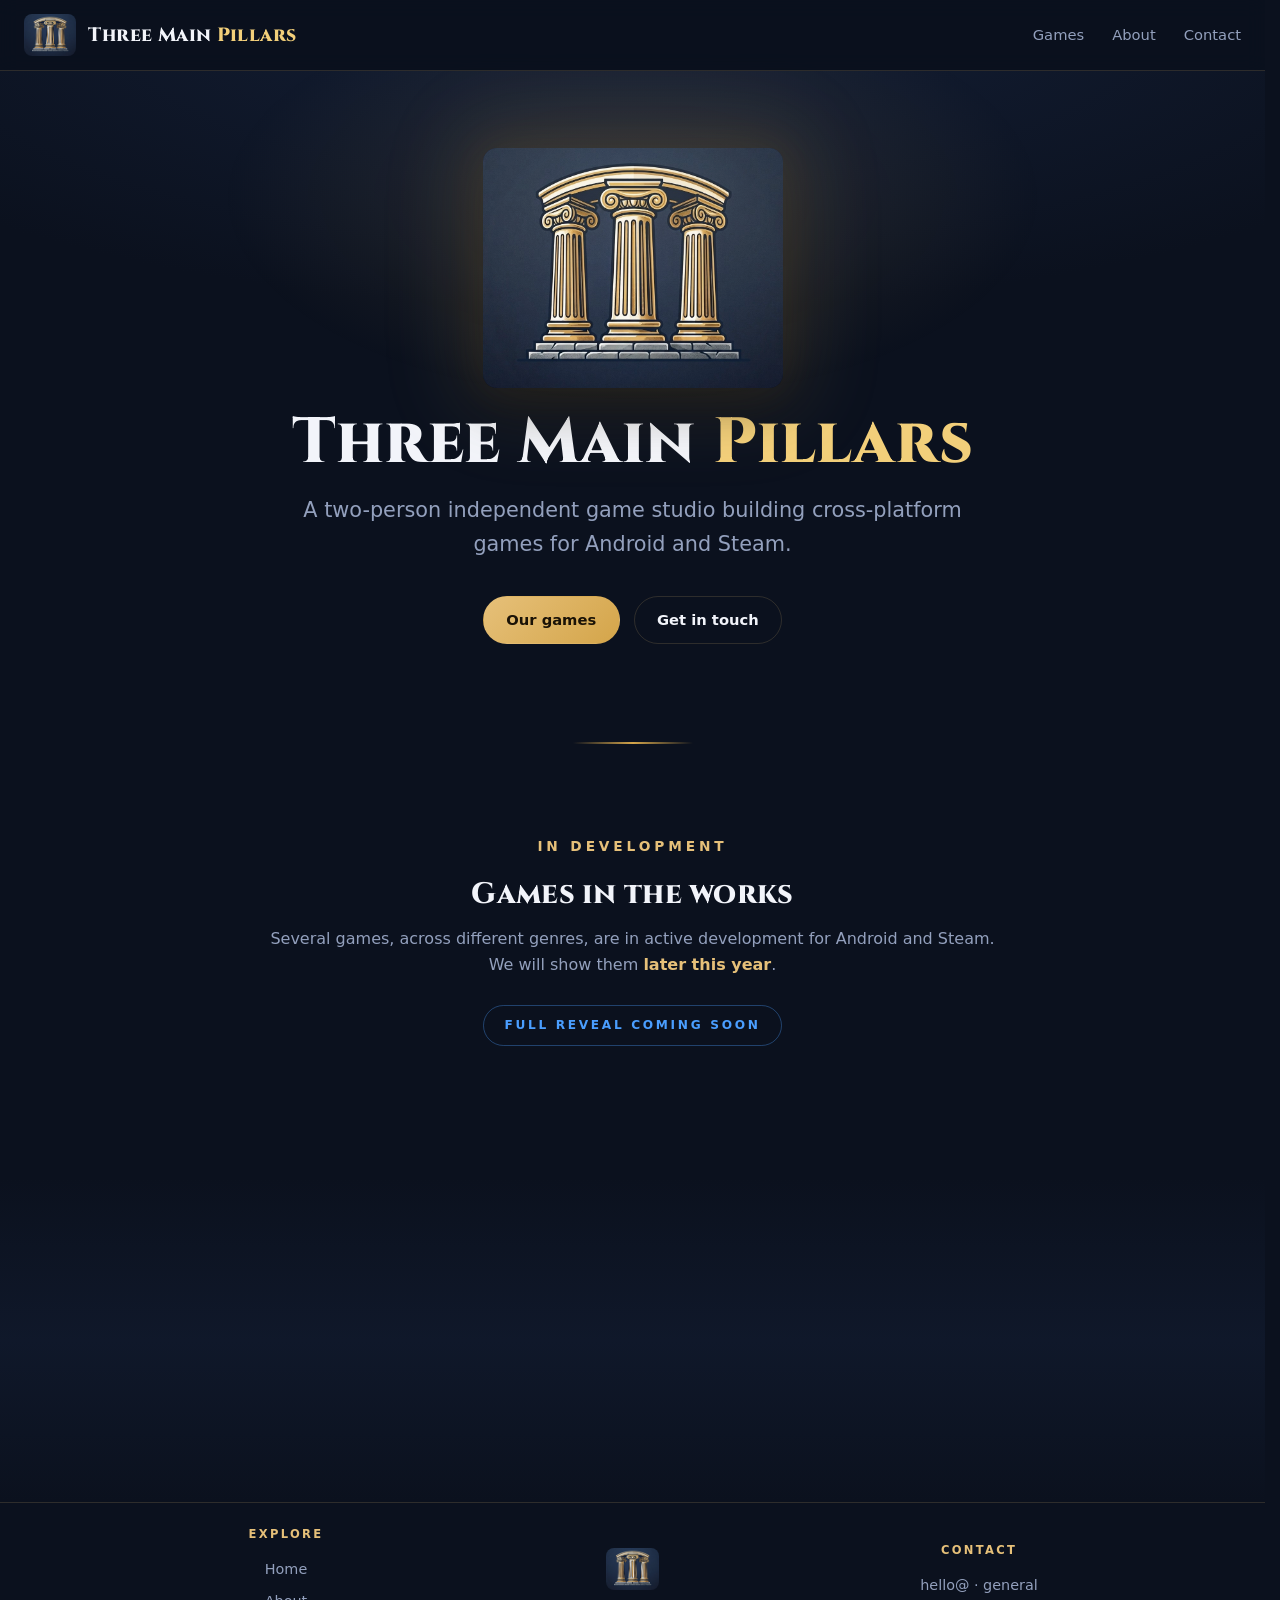
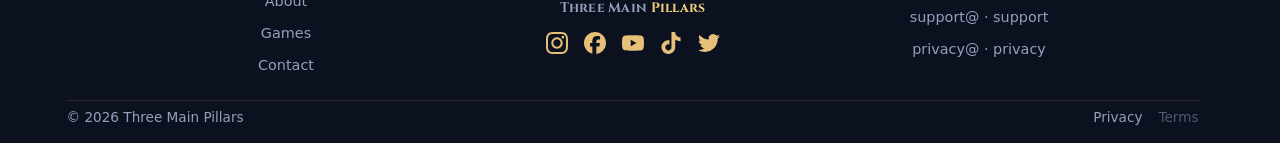
<file: index.html>
<!DOCTYPE html>
<html lang="en">
<head>
<meta charset="UTF-8">
<meta name="viewport" content="width=device-width, initial-scale=1.0">
<meta http-equiv="Content-Security-Policy" content="default-src 'self'; img-src 'self'; style-src 'self'; script-src 'self'; font-src 'self'; base-uri 'self'; form-action 'self'; object-src 'none'; upgrade-insecure-requests">
<meta name="referrer" content="strict-origin-when-cross-origin">
<title>Three Main Pillars · Indie Game Studio</title>
<meta name="description" content="Three Main Pillars is a two-person independent game studio building cross-platform games for Android and Steam, made with Godot.">
<meta property="og:title" content="Three Main Pillars · Indie Game Studio">
<meta property="og:description" content="A two-person independent studio building cross-platform games for Android and Steam, made with Godot.">
<meta property="og:type" content="website">
<meta property="og:url" content="https://threemainpillars.com/">
<meta property="og:image" content="https://threemainpillars.com/assets/images/logo.png">
<meta name="twitter:card" content="summary_large_image">
<meta name="twitter:site" content="@3mainpillars">
<meta name="twitter:title" content="Three Main Pillars · Indie Game Studio">
<meta name="twitter:description" content="A two-person independent studio building cross-platform games for Android and Steam, made with Godot.">
<meta name="twitter:image" content="https://threemainpillars.com/assets/images/logo.png">
<meta name="theme-color" content="#0e1626">
<link rel="icon" type="image/svg+xml" href="assets/images/favicon.svg" sizes="any">
<link rel="apple-touch-icon" href="assets/images/icon-512.png">
<link rel="canonical" href="https://threemainpillars.com/">
<link rel="stylesheet" href="style.css?v=31">
<script type="application/ld+json">
{
  "@context": "https://schema.org",
  "@type": "Organization",
  "name": "Three Main Pillars",
  "url": "https://threemainpillars.com",
  "logo": "https://threemainpillars.com/assets/images/logo.png",
  "description": "A two-person independent game studio building cross-platform games for Android and Steam with Godot.",
  "foundingDate": "2026",
  "founders": [
    {"@type": "Person", "name": "Hugo"},
    {"@type": "Person", "name": "Johny"}
  ],
  "contactPoint": {
    "@type": "ContactPoint",
    "email": "hello@threemainpillars.com",
    "contactType": "general"
  },
  "sameAs": [
    "https://www.facebook.com/ThreeMainPillars",
    "https://www.instagram.com/3mainpillars/",
    "https://www.tiktok.com/@threemainpillars",
    "https://www.youtube.com/@ThreeMainPillars",
    "https://twitter.com/3mainpillars"
  ]
}
</script>
</head>
<body>

<header>
  <div class="wrap nav">
    <a class="brand" href="index.html"><img src="assets/images/logo.png" alt="Three Main Pillars logo"><span>Three Main <span class="g">Pillars</span></span></a>
    <button class="nav-toggle" aria-label="Toggle menu" aria-expanded="false" aria-controls="navmenu"><span></span><span></span><span></span></button>
    <nav class="navlinks" id="navmenu" aria-label="Primary">
      <a href="index.html#games">Games</a>
      <a href="about.html">About</a>
      <a href="contact.html">Contact</a>
    </nav>
  </div>
</header>

<main>
<section class="hero">
  <div class="wrap">
    <img class="logo" src="assets/images/logo.png" alt="Three Main Pillars logo · three classical columns">
    <h1>Three Main <span class="g">Pillars</span></h1>
    <p>A two-person independent game studio building cross-platform games for Android and Steam.</p>
    <div class="cta">
      <a class="btn primary" href="#games">Our games</a>
      <a class="btn ghost" href="contact.html">Get in touch</a>
    </div>
  </div>
</section>

<div class="wrap"><hr class="divider reveal"></div>

<section id="games">
  <div class="wrap center">
    <div class="reveal">
      <div class="eyebrow">In Development</div>
      <h2>Games in the works</h2>
      <p class="lead">Several games, across different genres, are in active development for Android and Steam. We will show them <strong class="gold">later this year</strong>.</p>
      <div class="badge">Full reveal coming soon</div>
    </div>
  </div>
</section>

<div class="wrap"><hr class="divider reveal"></div>

<section id="studio" class="pillars-sec">
  <div class="wrap center reveal">
    <div class="eyebrow">Our Studio</div>
    <h2>A studio built to last</h2>
    <p class="lead"><span class="brandname">Three Main <span class="g">Pillars</span></span> is an independent studio founded by Hugo and Johny. We make cross-platform games for Android and Steam with Godot, and we make them for the people who play them.</p>
    <div class="mt-sm"><a class="btn ghost" href="about.html">About the studio</a></div>
  </div>
</section>
</main>

<footer>
  <div class="wrap">
    <div class="foot-grid">
      <div class="fcol">
        <h4>Explore</h4>
        <a href="index.html">Home</a>
        <a href="about.html">About</a>
        <a href="index.html#games">Games</a>
        <a href="contact.html">Contact</a>
      </div>
      <div class="fcol fbrand">
        <a href="#"><img src="assets/images/logo.png" alt="Three Main Pillars logo"></a>
        <p class="fbrand-name">Three Main <span class="g">Pillars</span></p>
        <div class="foot-social" aria-label="Social media">
      <a href="https://www.instagram.com/3mainpillars/" class="social-link" target="_blank" rel="noopener noreferrer" aria-label="Instagram"><svg width="22" height="22" viewBox="0 0 24 24" aria-hidden="true"><path d="M12 2.163c3.204 0 3.584.012 4.85.07 3.252.148 4.771 1.691 4.919 4.919.058 1.265.069 1.645.069 4.849 0 3.205-.012 3.584-.069 4.849-.149 3.225-1.664 4.771-4.919 4.919-1.266.058-1.644.07-4.85.07-3.204 0-3.584-.012-4.849-.07-3.26-.149-4.771-1.699-4.919-4.92-.058-1.265-.07-1.644-.07-4.849 0-3.204.013-3.583.07-4.849.149-3.227 1.664-4.771 4.919-4.919 1.266-.057 1.645-.069 4.849-.069zm0-2.163c-3.259 0-3.667.014-4.947.072-4.358.2-6.78 2.618-6.98 6.98-.059 1.281-.073 1.689-.073 4.948 0 3.259.014 3.668.072 4.948.2 4.358 2.618 6.78 6.98 6.98 1.281.058 1.689.072 4.948.072 3.259 0 3.668-.014 4.948-.072 4.354-.2 6.782-2.618 6.979-6.98.059-1.28.073-1.689.073-4.948 0-3.259-.014-3.667-.072-4.947-.196-4.354-2.617-6.78-6.979-6.98-1.281-.059-1.69-.073-4.949-.073zm0 5.838c-3.403 0-6.162 2.759-6.162 6.162s2.759 6.163 6.162 6.163 6.162-2.759 6.162-6.163c0-3.403-2.759-6.162-6.162-6.162zm0 10.162c-2.209 0-4-1.79-4-4 0-2.209 1.791-4 4-4s4 1.791 4 4c0 2.21-1.791 4-4 4zm6.406-11.845c-.796 0-1.441.645-1.441 1.44s.645 1.44 1.441 1.44c.795 0 1.439-.645 1.439-1.44s-.644-1.44-1.439-1.44z"/></svg></a>
      <a href="https://www.facebook.com/ThreeMainPillars" class="social-link" target="_blank" rel="noopener noreferrer" aria-label="Facebook"><svg width="22" height="22" viewBox="0 0 24 24" aria-hidden="true"><path d="M9.101 23.691v-7.98H6.627v-3.667h2.474v-1.58c0-4.085 1.848-5.978 5.858-5.978.401 0 .955.042 1.468.103a8.68 8.68 0 0 1 1.141.195v3.325a8.623 8.623 0 0 0-.653-.036 26.805 26.805 0 0 0-.733-.009c-.707 0-1.259.096-1.675.309a1.686 1.686 0 0 0-.679.622c-.258.42-.374.995-.374 1.752v1.297h3.919l-.386 2.103-.287 1.564h-3.246v8.245C19.396 23.238 24 18.179 24 12.044c0-6.627-5.373-12-12-12s-12 5.373-12 12c0 5.628 3.874 10.35 9.101 11.647Z"/></svg></a>
      <a href="https://www.youtube.com/@ThreeMainPillars" class="social-link" target="_blank" rel="noopener noreferrer" aria-label="YouTube"><svg width="22" height="22" viewBox="0 0 24 24" aria-hidden="true"><path d="M23.498 6.186a3.016 3.016 0 0 0-2.122-2.136C19.505 3.545 12 3.545 12 3.545s-7.505 0-9.377.505A3.017 3.017 0 0 0 .502 6.186C0 8.07 0 12 0 12s0 3.93.502 5.814a3.016 3.016 0 0 0 2.122 2.136c1.871.505 9.376.505 9.376.505s7.505 0 9.377-.505a3.015 3.015 0 0 0 2.122-2.136C24 15.93 24 12 24 12s0-3.93-.502-5.814zM9.545 15.568V8.432L15.818 12l-6.273 3.568z"/></svg></a>
      <a href="https://www.tiktok.com/@threemainpillars" class="social-link" target="_blank" rel="noopener noreferrer" aria-label="TikTok"><svg width="22" height="22" viewBox="0 0 24 24" aria-hidden="true"><path d="M12.525.02c1.31-.02 2.611-.01 3.911-.02.079 1.53.63 3.09 1.75 4.17 1.12 1.11 2.7 1.62 4.24 1.79v4.03c-1.44-.05-2.89-.35-4.2-.97-.57-.26-1.1-.59-1.62-.93-.01 2.92.01 5.84-.02 8.75-.08 1.4-.54 2.79-1.35 3.94-1.31 1.92-3.58 3.17-5.91 3.21-1.43.08-2.86-.31-4.08-1.03-2.02-1.19-3.44-3.37-3.65-5.71-.02-.5-.03-1-.01-1.49.18-1.9 1.12-3.72 2.58-4.96 1.66-1.44 3.98-2.13 6.15-1.72.02 1.48-.04 2.96-.04 4.44-.99-.32-2.15-.23-3.02.37-.63.41-1.11 1.04-1.36 1.75-.21.51-.15 1.07-.14 1.61.24 1.64 1.82 3.02 3.5 2.87 1.12-.01 2.19-.66 2.77-1.61.19-.33.4-.67.41-1.06.1-1.79.06-3.57.07-5.36.01-4.03-.01-8.05.02-12.07z"/></svg></a>
      <a href="https://twitter.com/3mainpillars" class="social-link" target="_blank" rel="noopener noreferrer" aria-label="Twitter"><svg width="22" height="22" viewBox="0 0 24 24" aria-hidden="true"><path d="M23.953 4.57a10 10 0 01-2.825.775 4.958 4.958 0 002.163-2.723c-.951.555-2.005.959-3.127 1.184a4.92 4.92 0 00-8.384 4.482C7.69 8.095 4.067 6.13 1.64 3.162a4.822 4.822 0 00-.666 2.475c0 1.71.87 3.213 2.188 4.096a4.904 4.904 0 01-2.228-.616v.06a4.923 4.923 0 003.946 4.827 4.996 4.996 0 01-2.212.085 4.936 4.936 0 004.604 3.417 9.867 9.867 0 01-6.102 2.105c-.39 0-.779-.023-1.17-.067a13.995 13.995 0 007.557 2.209c9.053 0 13.998-7.496 13.998-13.985 0-.21 0-.42-.015-.63A9.935 9.935 0 0024 4.59z"/></svg></a>
        </div>
      </div>
      <div class="fcol">
        <h4>Contact</h4>
        <a href="mailto:hello@threemainpillars.com">hello@ · general</a>
        <a href="mailto:support@threemainpillars.com">support@ · support</a>
        <a href="mailto:privacy@threemainpillars.com">privacy@ · privacy</a>
      </div>
    </div>
    <div class="fbar">
      <span>© <span class="yr">2026</span> Three Main Pillars</span>
      <nav class="fbar-links" aria-label="Legal">
        <a href="privacy.html">Privacy</a>
        <span class="soon" aria-disabled="true" title="Coming soon">Terms</span>
      </nav>
    </div>
  </div>
</footer>

<script src="main.js?v=9"></script>
</body>
</html>
</file>
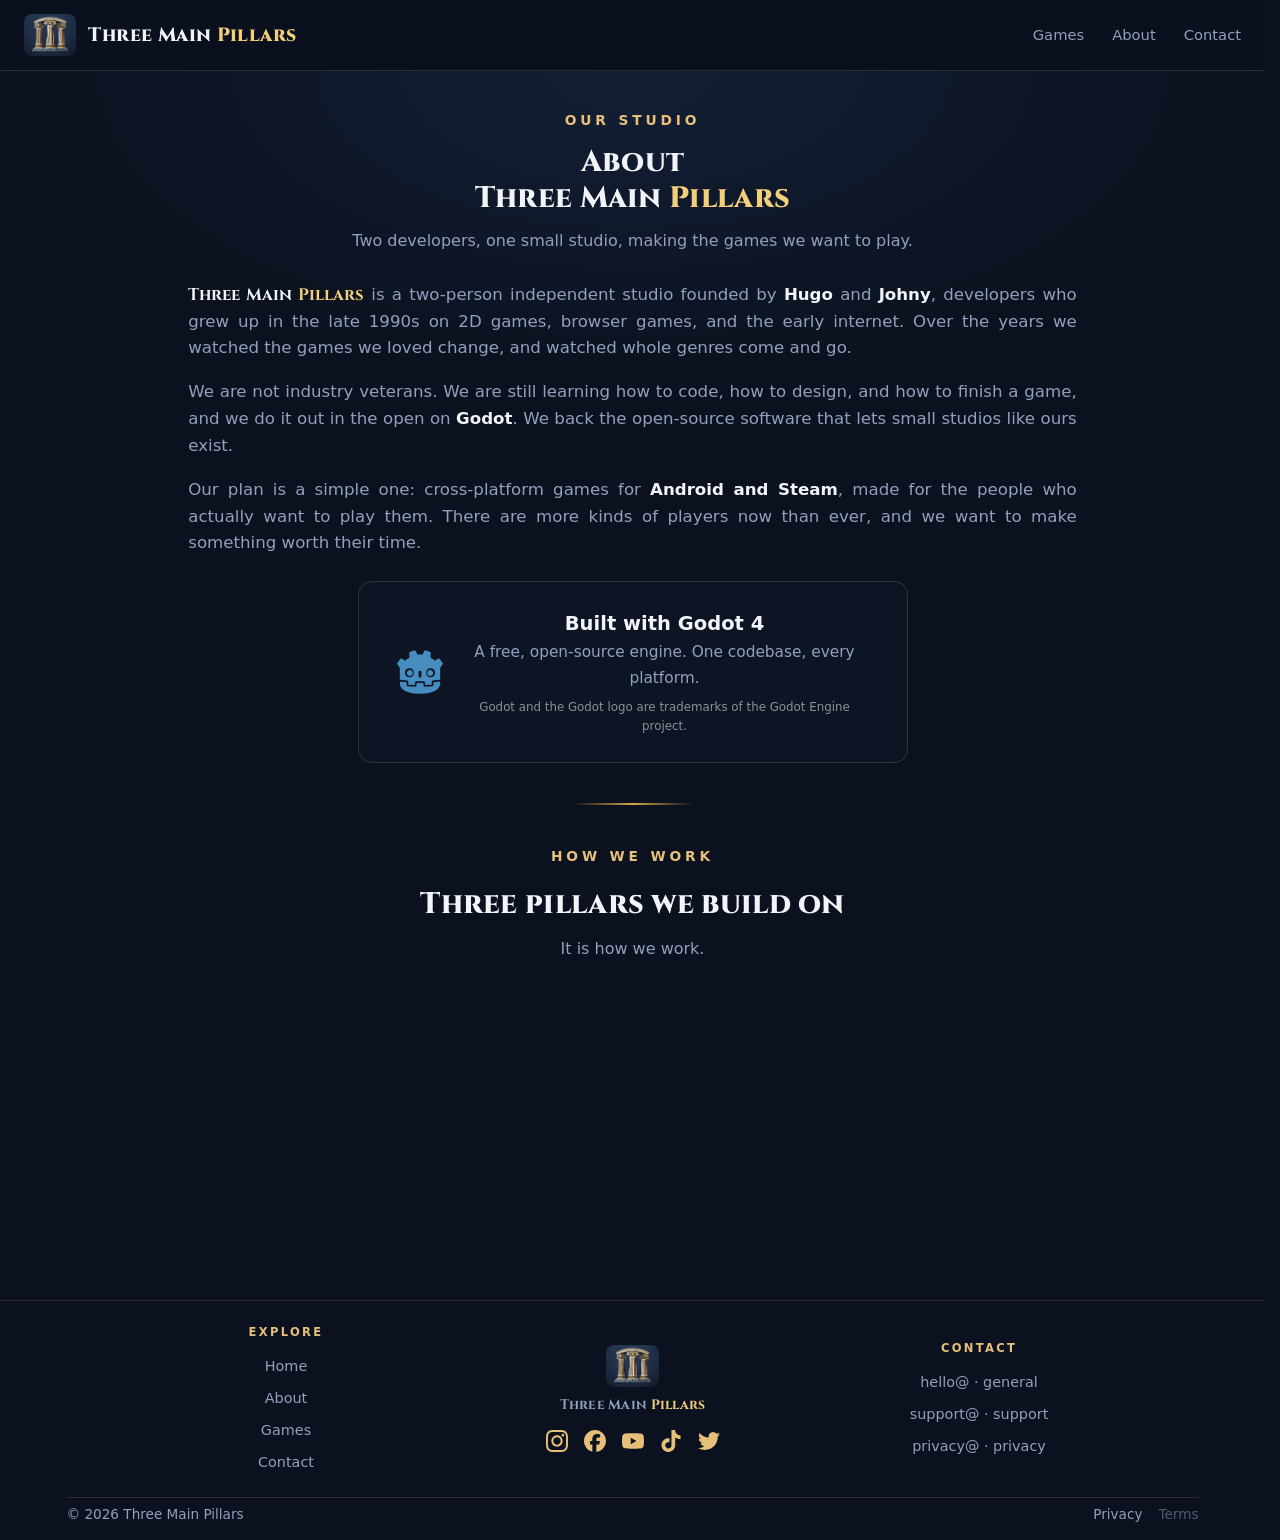
<file: about.html>
<!DOCTYPE html>
<html lang="en">
<head>
<meta charset="UTF-8">
<meta name="viewport" content="width=device-width, initial-scale=1.0">
<meta http-equiv="Content-Security-Policy" content="default-src 'self'; img-src 'self'; style-src 'self'; script-src 'self'; font-src 'self'; base-uri 'self'; form-action 'self'; object-src 'none'; upgrade-insecure-requests">
<meta name="referrer" content="strict-origin-when-cross-origin">
<title>About · Three Main Pillars</title>
<meta name="description" content="Three Main Pillars is a two-person independent studio founded by Hugo and Johny, building cross-platform games for Android and Steam with Godot.">
<meta property="og:title" content="About · Three Main Pillars">
<meta property="og:description" content="Three Main Pillars is a two-person independent studio founded by Hugo and Johny, building cross-platform games for Android and Steam with Godot.">
<meta property="og:type" content="website">
<meta property="og:url" content="https://threemainpillars.com/about.html">
<meta property="og:image" content="https://threemainpillars.com/assets/images/logo.png">
<meta name="twitter:card" content="summary_large_image">
<meta name="twitter:site" content="@3mainpillars">
<meta name="twitter:title" content="About · Three Main Pillars">
<meta name="twitter:description" content="Three Main Pillars is a two-person independent studio founded by Hugo and Johny, building cross-platform games for Android and Steam with Godot.">
<meta name="twitter:image" content="https://threemainpillars.com/assets/images/logo.png">
<meta name="theme-color" content="#0e1626">
<link rel="icon" type="image/svg+xml" href="assets/images/favicon.svg" sizes="any">
<link rel="apple-touch-icon" href="assets/images/icon-512.png">
<link rel="canonical" href="https://threemainpillars.com/about.html">
<link rel="stylesheet" href="style.css?v=31">
<script type="application/ld+json">
{
  "@context": "https://schema.org",
  "@type": "WebPage",
  "name": "About Three Main Pillars",
  "description": "Three Main Pillars is a two-person independent studio founded by Hugo and Johny, building cross-platform games for Android and Steam with Godot.",
  "url": "https://threemainpillars.com/about.html",
  "isPartOf": {
    "@type": "WebSite",
    "name": "Three Main Pillars",
    "url": "https://threemainpillars.com"
  },
  "about": {
    "@type": "Organization",
    "name": "Three Main Pillars",
    "url": "https://threemainpillars.com"
  }
}
</script>
</head>
<body>

<header>
  <div class="wrap nav">
    <a class="brand" href="index.html"><img src="assets/images/logo.png" alt="Three Main Pillars logo"><span>Three Main <span class="g">Pillars</span></span></a>
    <button class="nav-toggle" aria-label="Toggle menu" aria-expanded="false" aria-controls="navmenu"><span></span><span></span><span></span></button>
    <nav class="navlinks" id="navmenu" aria-label="Primary">
      <a href="index.html#games">Games</a>
      <a href="about.html">About</a>
      <a href="contact.html">Contact</a>
    </nav>
  </div>
</header>

<main class="page">
  <div class="wrap">
    <div class="page-head reveal">
      <div class="eyebrow">Our Studio</div>
      <h2>About<br>Three Main <span class="g">Pillars</span></h2>
      <p class="lead">Two developers, one small studio, making the games we want to play.</p>
    </div>

    <div class="prose reveal">
      <p><span class="brandname">Three Main <span class="g">Pillars</span></span> is a two-person independent studio founded by <strong>Hugo</strong> and <strong>Johny</strong>, developers who grew up in the late 1990s on 2D games, browser games, and the early internet. Over the years we watched the games we loved change, and watched whole genres come and go.</p>
      <p>We are not industry veterans. We are still learning how to code, how to design, and how to finish a game, and we do it out in the open on <strong>Godot</strong>. We back the open-source software that lets small studios like ours exist.</p>
      <p>Our plan is a simple one: cross-platform games for <strong>Android and Steam</strong>, made for the people who actually want to play them. There are more kinds of players now than ever, and we want to make something worth their time.</p>
    </div>

    <div class="godot reveal">
      <svg class="gicon" viewBox="0 0 24 24" aria-hidden="true"><path d="M9.5598.683c-1.096.244-2.1812.5831-3.1983 1.0951.023.8981.081 1.7582.199 2.6323-.395.253-.81.47-1.178.766-.375.288-.7581.564-1.0971.9011-.6781-.448-1.3962-.869-2.1352-1.2411C1.3532 5.6934.608 6.6186 0 7.6546c.458.7411.936 1.4352 1.4521 2.0942h.014v6.3565c.012 0 .023 0 .035.003l3.8963.376c.204.02.364.184.378.3891l.12 1.7201 3.3994.242.234-1.587c.03-.206.207-.358.415-.358h4.1114c.208 0 .385.152.415.358l.234 1.587 3.3993-.242.12-1.72a.4196.4196 0 01.378-.3891l3.8954-.376c.012 0 .023-.003.035-.003v-.5071h.002V9.7498h.014c.516-.659.994-1.3531 1.4521-2.0942-.608-1.036-1.3541-1.9611-2.1512-2.8192-.739.372-1.4571.793-2.1352 1.2411-.339-.337-.721-.613-1.096-.901-.369-.296-.7841-.5131-1.1781-.7661.117-.8741.175-1.7342.199-2.6323-1.0171-.512-2.1012-.851-3.1983-1.095-.438.736-.838 1.533-1.1871 2.3121-.414-.069-.829-.094-1.2461-.099h-.016c-.417.005-.832.03-1.2461.099-.349-.779-.749-1.576-1.1881-2.3121l.001-.001zM6.4765 9.9889c1.2971 0 2.3492 1.0511 2.3492 2.3482s-1.052 2.3482-2.3492 2.3482c-1.296 0-2.3482-1.051-2.3482-2.3482 0-1.297 1.0511-2.3482 2.3482-2.3482zm11.049 0c1.296 0 2.3482 1.0511 2.3482 2.3482s-1.0511 2.3482-2.3482 2.3482-2.3492-1.051-2.3492-2.3482c0-1.297 1.051-2.3482 2.3492-2.3482zm-10.824.9301c-.861 0-1.559.698-1.559 1.5591s.698 1.5582 1.559 1.5582c.8611 0 1.5592-.698 1.5592-1.5582 0-.86-.697-1.559-1.5591-1.559zm10.598 0c-.8611 0-1.5582.698-1.5582 1.5591s.697 1.5582 1.5581 1.5582c.8611 0 1.5592-.698 1.5592-1.5582 0-.86-.697-1.559-1.5592-1.559zm-5.2985.453c.417 0 .757.308.757.6871v2.1622c0 .379-.339.687-.757.687s-.756-.308-.756-.687V12.059c0-.379.339-.687.756-.687zM1.4601 16.9464c.002.377.006.789.006.871 0 3.7014 4.6944 5.4795 10.5269 5.5005h.014c5.8325-.02 10.5259-1.7991 10.5259-5.5004 0-.084.005-.495.007-.871l-3.5023.338-.121 1.729a.421.421 0 01-.389.3901l-4.1814.296a.4203.4203 0 01-.415-.358l-.238-1.6141h-3.3863l-.238 1.6141a.4192.4192 0 01-.4451.357l-4.1513-.296c-.208-.015-.375-.181-.389-.389l-.12-1.7292-3.5044-.337z"/></svg>
      <div class="gtxt">
        <b>Built with Godot 4</b>
        <small>A free, open-source engine. One codebase, every platform.</small>
        <p class="godot-tm">Godot and the Godot logo are trademarks of the Godot Engine project.</p>
      </div>
    </div>

    <hr class="divider reveal">

    <div class="reveal center">
      <div class="eyebrow">How we work</div>
      <h2>Three pillars we build on</h2>
      <p class="lead">It is how we work.</p>
    </div>
    <div class="pillars">
      <div class="pillar reveal"><div class="num">01</div><h3>Develop people</h3><p>We grow the people behind the studio: their skill, their craft, and each other. Better makers make better games.</p></div>
      <div class="pillar reveal"><div class="num">02</div><h3>Develop the business</h3><p>We want something that lasts: a real studio, built up slowly, not one lucky release.</p></div>
      <div class="pillar reveal"><div class="num">03</div><h3>Client-oriented</h3><p>Players come first. We judge every game by one question: do the people who play it have a good time?</p></div>
    </div>
  </div>
</main>

<footer>
  <div class="wrap">
    <div class="foot-grid">
      <div class="fcol">
        <h4>Explore</h4>
        <a href="index.html">Home</a>
        <a href="about.html">About</a>
        <a href="index.html#games">Games</a>
        <a href="contact.html">Contact</a>
      </div>
      <div class="fcol fbrand">
        <a href="#"><img src="assets/images/logo.png" alt="Three Main Pillars logo"></a>
        <p class="fbrand-name">Three Main <span class="g">Pillars</span></p>
        <div class="foot-social" aria-label="Social media">
      <a href="https://www.instagram.com/3mainpillars/" class="social-link" target="_blank" rel="noopener noreferrer" aria-label="Instagram"><svg width="22" height="22" viewBox="0 0 24 24" aria-hidden="true"><path d="M12 2.163c3.204 0 3.584.012 4.85.07 3.252.148 4.771 1.691 4.919 4.919.058 1.265.069 1.645.069 4.849 0 3.205-.012 3.584-.069 4.849-.149 3.225-1.664 4.771-4.919 4.919-1.266.058-1.644.07-4.85.07-3.204 0-3.584-.012-4.849-.07-3.26-.149-4.771-1.699-4.919-4.92-.058-1.265-.07-1.644-.07-4.849 0-3.204.013-3.583.07-4.849.149-3.227 1.664-4.771 4.919-4.919 1.266-.057 1.645-.069 4.849-.069zm0-2.163c-3.259 0-3.667.014-4.947.072-4.358.2-6.78 2.618-6.98 6.98-.059 1.281-.073 1.689-.073 4.948 0 3.259.014 3.668.072 4.948.2 4.358 2.618 6.78 6.98 6.98 1.281.058 1.689.072 4.948.072 3.259 0 3.668-.014 4.948-.072 4.354-.2 6.782-2.618 6.979-6.98.059-1.28.073-1.689.073-4.948 0-3.259-.014-3.667-.072-4.947-.196-4.354-2.617-6.78-6.979-6.98-1.281-.059-1.69-.073-4.949-.073zm0 5.838c-3.403 0-6.162 2.759-6.162 6.162s2.759 6.163 6.162 6.163 6.162-2.759 6.162-6.163c0-3.403-2.759-6.162-6.162-6.162zm0 10.162c-2.209 0-4-1.79-4-4 0-2.209 1.791-4 4-4s4 1.791 4 4c0 2.21-1.791 4-4 4zm6.406-11.845c-.796 0-1.441.645-1.441 1.44s.645 1.44 1.441 1.44c.795 0 1.439-.645 1.439-1.44s-.644-1.44-1.439-1.44z"/></svg></a>
      <a href="https://www.facebook.com/ThreeMainPillars" class="social-link" target="_blank" rel="noopener noreferrer" aria-label="Facebook"><svg width="22" height="22" viewBox="0 0 24 24" aria-hidden="true"><path d="M9.101 23.691v-7.98H6.627v-3.667h2.474v-1.58c0-4.085 1.848-5.978 5.858-5.978.401 0 .955.042 1.468.103a8.68 8.68 0 0 1 1.141.195v3.325a8.623 8.623 0 0 0-.653-.036 26.805 26.805 0 0 0-.733-.009c-.707 0-1.259.096-1.675.309a1.686 1.686 0 0 0-.679.622c-.258.42-.374.995-.374 1.752v1.297h3.919l-.386 2.103-.287 1.564h-3.246v8.245C19.396 23.238 24 18.179 24 12.044c0-6.627-5.373-12-12-12s-12 5.373-12 12c0 5.628 3.874 10.35 9.101 11.647Z"/></svg></a>
      <a href="https://www.youtube.com/@ThreeMainPillars" class="social-link" target="_blank" rel="noopener noreferrer" aria-label="YouTube"><svg width="22" height="22" viewBox="0 0 24 24" aria-hidden="true"><path d="M23.498 6.186a3.016 3.016 0 0 0-2.122-2.136C19.505 3.545 12 3.545 12 3.545s-7.505 0-9.377.505A3.017 3.017 0 0 0 .502 6.186C0 8.07 0 12 0 12s0 3.93.502 5.814a3.016 3.016 0 0 0 2.122 2.136c1.871.505 9.376.505 9.376.505s7.505 0 9.377-.505a3.015 3.015 0 0 0 2.122-2.136C24 15.93 24 12 24 12s0-3.93-.502-5.814zM9.545 15.568V8.432L15.818 12l-6.273 3.568z"/></svg></a>
      <a href="https://www.tiktok.com/@threemainpillars" class="social-link" target="_blank" rel="noopener noreferrer" aria-label="TikTok"><svg width="22" height="22" viewBox="0 0 24 24" aria-hidden="true"><path d="M12.525.02c1.31-.02 2.611-.01 3.911-.02.079 1.53.63 3.09 1.75 4.17 1.12 1.11 2.7 1.62 4.24 1.79v4.03c-1.44-.05-2.89-.35-4.2-.97-.57-.26-1.1-.59-1.62-.93-.01 2.92.01 5.84-.02 8.75-.08 1.4-.54 2.79-1.35 3.94-1.31 1.92-3.58 3.17-5.91 3.21-1.43.08-2.86-.31-4.08-1.03-2.02-1.19-3.44-3.37-3.65-5.71-.02-.5-.03-1-.01-1.49.18-1.9 1.12-3.72 2.58-4.96 1.66-1.44 3.98-2.13 6.15-1.72.02 1.48-.04 2.96-.04 4.44-.99-.32-2.15-.23-3.02.37-.63.41-1.11 1.04-1.36 1.75-.21.51-.15 1.07-.14 1.61.24 1.64 1.82 3.02 3.5 2.87 1.12-.01 2.19-.66 2.77-1.61.19-.33.4-.67.41-1.06.1-1.79.06-3.57.07-5.36.01-4.03-.01-8.05.02-12.07z"/></svg></a>
      <a href="https://twitter.com/3mainpillars" class="social-link" target="_blank" rel="noopener noreferrer" aria-label="Twitter"><svg width="22" height="22" viewBox="0 0 24 24" aria-hidden="true"><path d="M23.953 4.57a10 10 0 01-2.825.775 4.958 4.958 0 002.163-2.723c-.951.555-2.005.959-3.127 1.184a4.92 4.92 0 00-8.384 4.482C7.69 8.095 4.067 6.13 1.64 3.162a4.822 4.822 0 00-.666 2.475c0 1.71.87 3.213 2.188 4.096a4.904 4.904 0 01-2.228-.616v.06a4.923 4.923 0 003.946 4.827 4.996 4.996 0 01-2.212.085 4.936 4.936 0 004.604 3.417 9.867 9.867 0 01-6.102 2.105c-.39 0-.779-.023-1.17-.067a13.995 13.995 0 007.557 2.209c9.053 0 13.998-7.496 13.998-13.985 0-.21 0-.42-.015-.63A9.935 9.935 0 0024 4.59z"/></svg></a>
        </div>
      </div>
      <div class="fcol">
        <h4>Contact</h4>
        <a href="mailto:hello@threemainpillars.com">hello@ · general</a>
        <a href="mailto:support@threemainpillars.com">support@ · support</a>
        <a href="mailto:privacy@threemainpillars.com">privacy@ · privacy</a>
      </div>
    </div>
    <div class="fbar">
      <span>© <span class="yr">2026</span> Three Main Pillars</span>
      <nav class="fbar-links" aria-label="Legal">
        <a href="privacy.html">Privacy</a>
        <span class="soon" aria-disabled="true" title="Coming soon">Terms</span>
      </nav>
    </div>
  </div>
</footer>

<script src="main.js?v=9"></script>
</body>
</html>
</file>
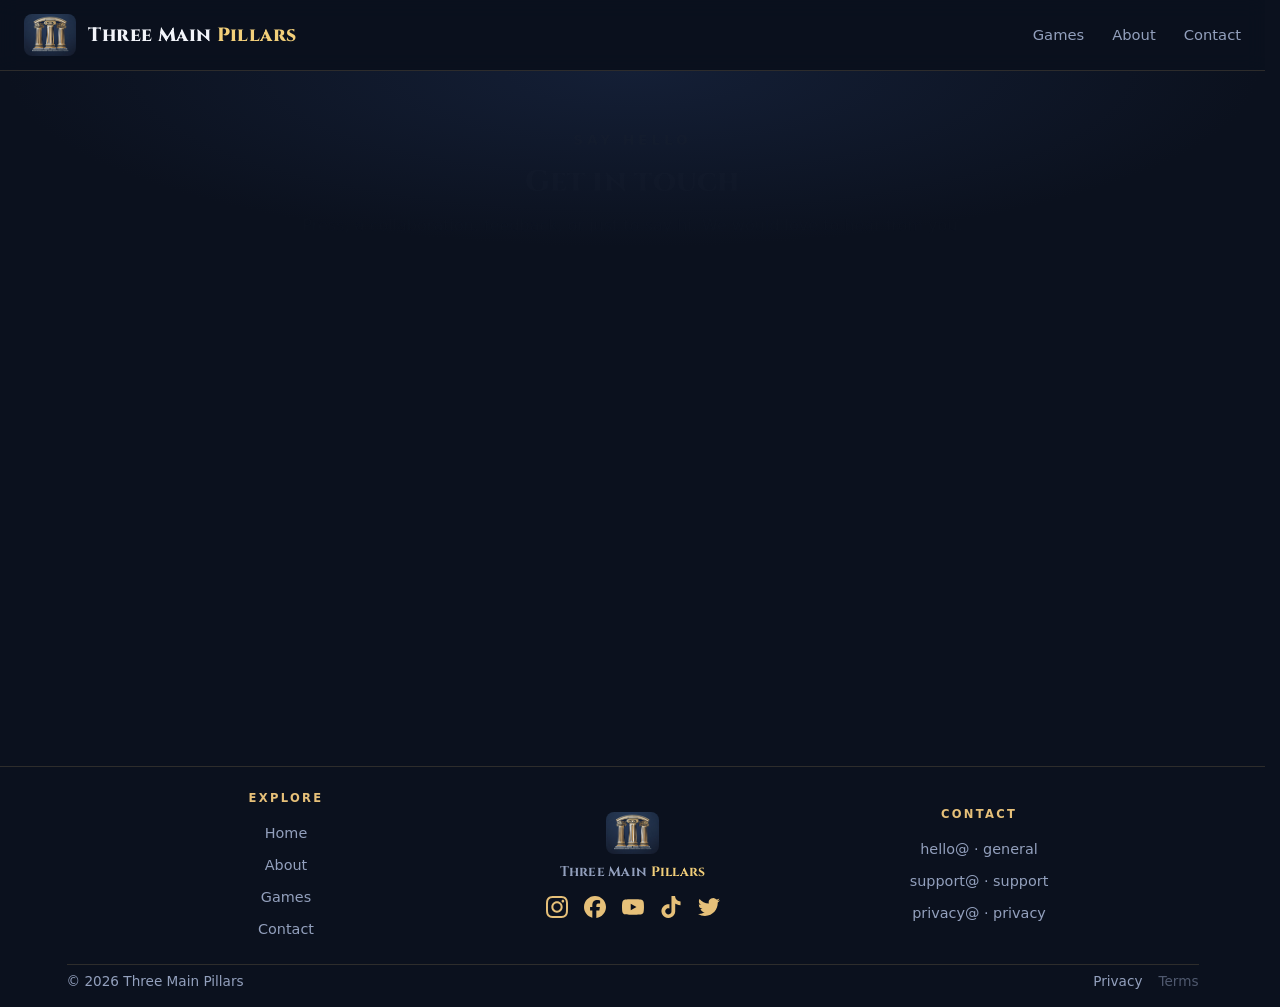
<file: contact.html>
<!DOCTYPE html>
<html lang="en">
<head>
<meta charset="UTF-8">
<meta name="viewport" content="width=device-width, initial-scale=1.0">
<meta http-equiv="Content-Security-Policy" content="default-src 'self'; img-src 'self'; style-src 'self'; script-src 'self'; font-src 'self'; base-uri 'self'; form-action 'self'; object-src 'none'; upgrade-insecure-requests">
<meta name="referrer" content="strict-origin-when-cross-origin">
<title>Contact · Three Main Pillars</title>
<meta name="description" content="Get in touch with Three Main Pillars · general enquiries, support, and privacy requests.">
<meta property="og:title" content="Contact · Three Main Pillars">
<meta property="og:description" content="Get in touch with Three Main Pillars · general enquiries, support, and privacy requests.">
<meta property="og:type" content="website">
<meta property="og:url" content="https://threemainpillars.com/contact.html">
<meta property="og:image" content="https://threemainpillars.com/assets/images/logo.png">
<meta name="twitter:card" content="summary_large_image">
<meta name="twitter:site" content="@3mainpillars">
<meta name="twitter:title" content="Contact · Three Main Pillars">
<meta name="twitter:description" content="Get in touch with Three Main Pillars · general enquiries, support, and privacy requests.">
<meta name="twitter:image" content="https://threemainpillars.com/assets/images/logo.png">
<meta name="theme-color" content="#0e1626">
<link rel="icon" type="image/svg+xml" href="assets/images/favicon.svg" sizes="any">
<link rel="apple-touch-icon" href="assets/images/icon-512.png">
<link rel="canonical" href="https://threemainpillars.com/contact.html">
<link rel="stylesheet" href="style.css?v=31">
<script type="application/ld+json">
{
  "@context": "https://schema.org",
  "@type": "WebPage",
  "name": "Contact Three Main Pillars",
  "description": "Get in touch with Three Main Pillars · general enquiries, support, and privacy requests.",
  "url": "https://threemainpillars.com/contact.html",
  "isPartOf": {
    "@type": "WebSite",
    "name": "Three Main Pillars",
    "url": "https://threemainpillars.com"
  }
}
</script>
</head>
<body>

<header>
  <div class="wrap nav">
    <a class="brand" href="index.html"><img src="assets/images/logo.png" alt="Three Main Pillars logo"><span>Three Main <span class="g">Pillars</span></span></a>
    <button class="nav-toggle" aria-label="Toggle menu" aria-expanded="false" aria-controls="navmenu"><span></span><span></span><span></span></button>
    <nav class="navlinks" id="navmenu" aria-label="Primary">
      <a href="index.html#games">Games</a>
      <a href="about.html">About</a>
      <a href="contact.html">Contact</a>
    </nav>
  </div>
</header>

<main class="page">
  <div class="wrap">
    <div class="page-head reveal">
      <div class="eyebrow">Say hello</div>
      <h2>Get in touch</h2>
      <p class="lead">Press, a collaboration, feedback, or just to say hi. We would love to hear from you.</p>
    </div>

    <div class="contact-cards">
      <div class="ccard reveal">
        <svg class="cicon" viewBox="0 0 24 24" fill="currentColor" aria-hidden="true"><path d="M20 4H4a2 2 0 0 0-2 2v12a2 2 0 0 0 2 2h16a2 2 0 0 0 2-2V6a2 2 0 0 0-2-2Zm0 4-8 5-8-5V6l8 5 8-5Z"/></svg>
        <div class="ctxt">
          <h3>General &amp; press</h3>
          <p>General enquiries, press, and collaboration.</p>
          <a href="mailto:hello@threemainpillars.com">hello@threemainpillars.com</a>
        </div>
      </div>
      <div class="ccard reveal">
        <svg class="cicon" viewBox="0 0 24 24" fill="currentColor" aria-hidden="true"><path d="M12 2a10 10 0 1 0 0 20 10 10 0 0 0 0-20Zm-1 15h2v2h-2Zm3.6-6.6-.9.9c-.7.7-1.1 1.3-1.1 2.7h-2v-.5c0-1.3.5-2 1.3-2.8l1.2-1.2a1.5 1.5 0 1 0-2.6-1H8.5A3.5 3.5 0 1 1 14.6 10.4Z"/></svg>
        <div class="ctxt">
          <h3>Support</h3>
          <p>Help with our games or technical questions.</p>
          <a href="mailto:support@threemainpillars.com">support@threemainpillars.com</a>
        </div>
      </div>
      <div class="ccard reveal">
        <svg class="cicon" viewBox="0 0 24 24" fill="currentColor" aria-hidden="true"><path d="M12 2 4 5v6c0 5 3.4 9 8 11 4.6-2 8-6 8-11V5l-8-3Zm0 4.1a2.7 2.7 0 0 1 1.4 4.9L13.7 14.2h-3.4l.3-2.9A2.7 2.7 0 0 1 12 6.5Z"/></svg>
        <div class="ctxt">
          <h3>Privacy</h3>
          <p>Data access, correction, or deletion. See our <a class="nowrap" href="privacy.html">privacy&nbsp;policy</a>.</p>
          <a href="mailto:privacy@threemainpillars.com">privacy@threemainpillars.com</a>
        </div>
      </div>
    </div>
  </div>
</main>

<footer>
  <div class="wrap">
    <div class="foot-grid">
      <div class="fcol">
        <h4>Explore</h4>
        <a href="index.html">Home</a>
        <a href="about.html">About</a>
        <a href="index.html#games">Games</a>
        <a href="contact.html">Contact</a>
      </div>
      <div class="fcol fbrand">
        <a href="#"><img src="assets/images/logo.png" alt="Three Main Pillars logo"></a>
        <p class="fbrand-name">Three Main <span class="g">Pillars</span></p>
        <div class="foot-social" aria-label="Social media">
      <a href="https://www.instagram.com/3mainpillars/" class="social-link" target="_blank" rel="noopener noreferrer" aria-label="Instagram"><svg width="22" height="22" viewBox="0 0 24 24" aria-hidden="true"><path d="M12 2.163c3.204 0 3.584.012 4.85.07 3.252.148 4.771 1.691 4.919 4.919.058 1.265.069 1.645.069 4.849 0 3.205-.012 3.584-.069 4.849-.149 3.225-1.664 4.771-4.919 4.919-1.266.058-1.644.07-4.85.07-3.204 0-3.584-.012-4.849-.07-3.26-.149-4.771-1.699-4.919-4.92-.058-1.265-.07-1.644-.07-4.849 0-3.204.013-3.583.07-4.849.149-3.227 1.664-4.771 4.919-4.919 1.266-.057 1.645-.069 4.849-.069zm0-2.163c-3.259 0-3.667.014-4.947.072-4.358.2-6.78 2.618-6.98 6.98-.059 1.281-.073 1.689-.073 4.948 0 3.259.014 3.668.072 4.948.2 4.358 2.618 6.78 6.98 6.98 1.281.058 1.689.072 4.948.072 3.259 0 3.668-.014 4.948-.072 4.354-.2 6.782-2.618 6.979-6.98.059-1.28.073-1.689.073-4.948 0-3.259-.014-3.667-.072-4.947-.196-4.354-2.617-6.78-6.979-6.98-1.281-.059-1.69-.073-4.949-.073zm0 5.838c-3.403 0-6.162 2.759-6.162 6.162s2.759 6.163 6.162 6.163 6.162-2.759 6.162-6.163c0-3.403-2.759-6.162-6.162-6.162zm0 10.162c-2.209 0-4-1.79-4-4 0-2.209 1.791-4 4-4s4 1.791 4 4c0 2.21-1.791 4-4 4zm6.406-11.845c-.796 0-1.441.645-1.441 1.44s.645 1.44 1.441 1.44c.795 0 1.439-.645 1.439-1.44s-.644-1.44-1.439-1.44z"/></svg></a>
      <a href="https://www.facebook.com/ThreeMainPillars" class="social-link" target="_blank" rel="noopener noreferrer" aria-label="Facebook"><svg width="22" height="22" viewBox="0 0 24 24" aria-hidden="true"><path d="M9.101 23.691v-7.98H6.627v-3.667h2.474v-1.58c0-4.085 1.848-5.978 5.858-5.978.401 0 .955.042 1.468.103a8.68 8.68 0 0 1 1.141.195v3.325a8.623 8.623 0 0 0-.653-.036 26.805 26.805 0 0 0-.733-.009c-.707 0-1.259.096-1.675.309a1.686 1.686 0 0 0-.679.622c-.258.42-.374.995-.374 1.752v1.297h3.919l-.386 2.103-.287 1.564h-3.246v8.245C19.396 23.238 24 18.179 24 12.044c0-6.627-5.373-12-12-12s-12 5.373-12 12c0 5.628 3.874 10.35 9.101 11.647Z"/></svg></a>
      <a href="https://www.youtube.com/@ThreeMainPillars" class="social-link" target="_blank" rel="noopener noreferrer" aria-label="YouTube"><svg width="22" height="22" viewBox="0 0 24 24" aria-hidden="true"><path d="M23.498 6.186a3.016 3.016 0 0 0-2.122-2.136C19.505 3.545 12 3.545 12 3.545s-7.505 0-9.377.505A3.017 3.017 0 0 0 .502 6.186C0 8.07 0 12 0 12s0 3.93.502 5.814a3.016 3.016 0 0 0 2.122 2.136c1.871.505 9.376.505 9.376.505s7.505 0 9.377-.505a3.015 3.015 0 0 0 2.122-2.136C24 15.93 24 12 24 12s0-3.93-.502-5.814zM9.545 15.568V8.432L15.818 12l-6.273 3.568z"/></svg></a>
      <a href="https://www.tiktok.com/@threemainpillars" class="social-link" target="_blank" rel="noopener noreferrer" aria-label="TikTok"><svg width="22" height="22" viewBox="0 0 24 24" aria-hidden="true"><path d="M12.525.02c1.31-.02 2.611-.01 3.911-.02.079 1.53.63 3.09 1.75 4.17 1.12 1.11 2.7 1.62 4.24 1.79v4.03c-1.44-.05-2.89-.35-4.2-.97-.57-.26-1.1-.59-1.62-.93-.01 2.92.01 5.84-.02 8.75-.08 1.4-.54 2.79-1.35 3.94-1.31 1.92-3.58 3.17-5.91 3.21-1.43.08-2.86-.31-4.08-1.03-2.02-1.19-3.44-3.37-3.65-5.71-.02-.5-.03-1-.01-1.49.18-1.9 1.12-3.72 2.58-4.96 1.66-1.44 3.98-2.13 6.15-1.72.02 1.48-.04 2.96-.04 4.44-.99-.32-2.15-.23-3.02.37-.63.41-1.11 1.04-1.36 1.75-.21.51-.15 1.07-.14 1.61.24 1.64 1.82 3.02 3.5 2.87 1.12-.01 2.19-.66 2.77-1.61.19-.33.4-.67.41-1.06.1-1.79.06-3.57.07-5.36.01-4.03-.01-8.05.02-12.07z"/></svg></a>
      <a href="https://twitter.com/3mainpillars" class="social-link" target="_blank" rel="noopener noreferrer" aria-label="Twitter"><svg width="22" height="22" viewBox="0 0 24 24" aria-hidden="true"><path d="M23.953 4.57a10 10 0 01-2.825.775 4.958 4.958 0 002.163-2.723c-.951.555-2.005.959-3.127 1.184a4.92 4.92 0 00-8.384 4.482C7.69 8.095 4.067 6.13 1.64 3.162a4.822 4.822 0 00-.666 2.475c0 1.71.87 3.213 2.188 4.096a4.904 4.904 0 01-2.228-.616v.06a4.923 4.923 0 003.946 4.827 4.996 4.996 0 01-2.212.085 4.936 4.936 0 004.604 3.417 9.867 9.867 0 01-6.102 2.105c-.39 0-.779-.023-1.17-.067a13.995 13.995 0 007.557 2.209c9.053 0 13.998-7.496 13.998-13.985 0-.21 0-.42-.015-.63A9.935 9.935 0 0024 4.59z"/></svg></a>
        </div>
      </div>
      <div class="fcol">
        <h4>Contact</h4>
        <a href="mailto:hello@threemainpillars.com">hello@ · general</a>
        <a href="mailto:support@threemainpillars.com">support@ · support</a>
        <a href="mailto:privacy@threemainpillars.com">privacy@ · privacy</a>
      </div>
    </div>
    <div class="fbar">
      <span>© <span class="yr">2026</span> Three Main Pillars</span>
      <nav class="fbar-links" aria-label="Legal">
        <a href="privacy.html">Privacy</a>
        <span class="soon" aria-disabled="true" title="Coming soon">Terms</span>
      </nav>
    </div>
  </div>
</footer>

<script src="main.js?v=9"></script>
</body>
</html>
</file>
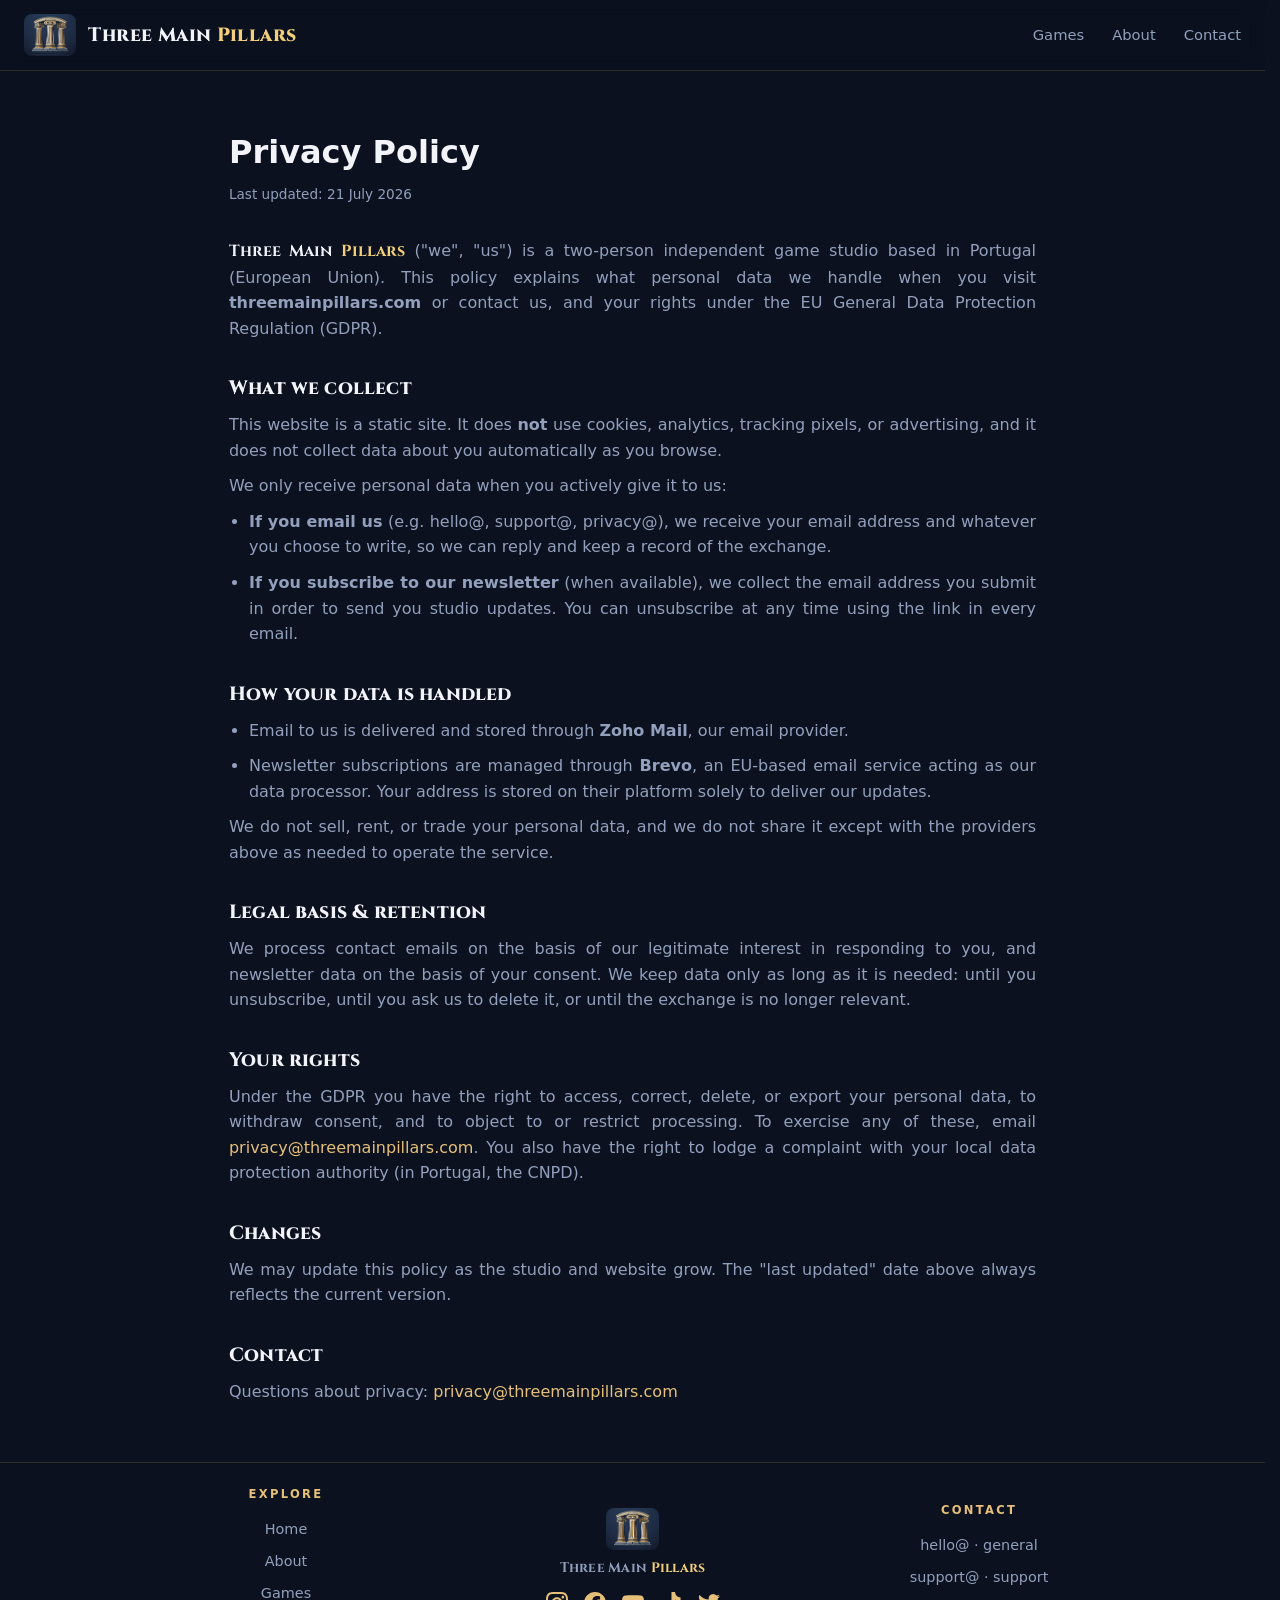
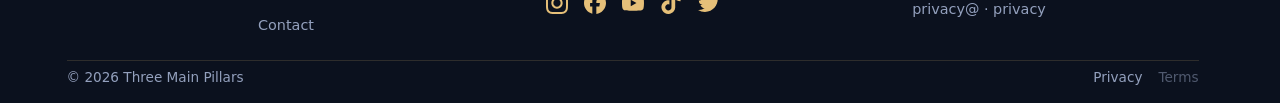
<file: privacy.html>
<!DOCTYPE html>
<html lang="en">
<head>
<meta charset="UTF-8">
<meta name="viewport" content="width=device-width, initial-scale=1.0">
<meta http-equiv="Content-Security-Policy" content="default-src 'self'; img-src 'self'; style-src 'self'; script-src 'self'; font-src 'self'; base-uri 'self'; form-action 'self'; object-src 'none'; upgrade-insecure-requests">
<meta name="referrer" content="strict-origin-when-cross-origin">
<meta name="robots" content="noindex">
<title>Privacy Policy · Three Main Pillars</title>
<meta name="description" content="Privacy Policy for Three Main Pillars indie game studio.">
<meta property="og:title" content="Privacy Policy · Three Main Pillars">
<meta property="og:description" content="Privacy Policy for Three Main Pillars indie game studio.">
<meta property="og:type" content="website">
<meta property="og:url" content="https://threemainpillars.com/privacy.html">
<meta property="og:image" content="https://threemainpillars.com/assets/images/logo.png">
<meta name="twitter:card" content="summary_large_image">
<meta name="twitter:site" content="@3mainpillars">
<meta name="twitter:title" content="Privacy Policy · Three Main Pillars">
<meta name="twitter:description" content="Privacy Policy for Three Main Pillars indie game studio.">
<meta name="twitter:image" content="https://threemainpillars.com/assets/images/logo.png">
<meta name="theme-color" content="#0e1626">
<link rel="icon" type="image/svg+xml" href="assets/images/favicon.svg" sizes="any">
<link rel="apple-touch-icon" href="assets/images/icon-512.png">
<link rel="canonical" href="https://threemainpillars.com/privacy.html">
<link rel="stylesheet" href="style.css?v=31">
</head>
<body>

<header>
  <div class="wrap nav">
    <a class="brand" href="index.html"><img src="assets/images/logo.png" alt="Three Main Pillars logo"><span>Three Main <span class="g">Pillars</span></span></a>
    <button class="nav-toggle" aria-label="Toggle menu" aria-expanded="false" aria-controls="navmenu"><span></span><span></span><span></span></button>
    <nav class="navlinks" id="navmenu" aria-label="Primary">
      <a href="index.html#games">Games</a>
      <a href="about.html">About</a>
      <a href="contact.html">Contact</a>
    </nav>
  </div>
</header>

<main class="legal">
  <h1>Privacy Policy</h1>
  <p class="updated">Last updated: 21 July 2026</p>

  <p><span class="brandname">Three Main <span class="g">Pillars</span></span> ("we", "us") is a two-person independent game studio based in Portugal (European Union). This policy explains what personal data we handle when you visit <strong>threemainpillars.com</strong> or contact us, and your rights under the EU General Data Protection Regulation (GDPR).</p>

  <h2>What we collect</h2>
  <p>This website is a static site. It does <strong>not</strong> use cookies, analytics, tracking pixels, or advertising, and it does not collect data about you automatically as you browse.</p>
  <p>We only receive personal data when you actively give it to us:</p>
  <ul>
    <li><strong>If you email us</strong> (e.g. hello@, support@, privacy@), we receive your email address and whatever you choose to write, so we can reply and keep a record of the exchange.</li>
    <li><strong>If you subscribe to our newsletter</strong> (when available), we collect the email address you submit in order to send you studio updates. You can unsubscribe at any time using the link in every email.</li>
  </ul>

  <h2>How your data is handled</h2>
  <ul>
    <li>Email to us is delivered and stored through <strong>Zoho Mail</strong>, our email provider.</li>
    <li>Newsletter subscriptions are managed through <strong>Brevo</strong>, an EU-based email service acting as our data processor. Your address is stored on their platform solely to deliver our updates.</li>
  </ul>
  <p>We do not sell, rent, or trade your personal data, and we do not share it except with the providers above as needed to operate the service.</p>

  <h2>Legal basis &amp; retention</h2>
  <p>We process contact emails on the basis of our legitimate interest in responding to you, and newsletter data on the basis of your consent. We keep data only as long as it is needed: until you unsubscribe, until you ask us to delete it, or until the exchange is no longer relevant.</p>

  <h2>Your rights</h2>
  <p>Under the GDPR you have the right to access, correct, delete, or export your personal data, to withdraw consent, and to object to or restrict processing. To exercise any of these, email <a href="mailto:privacy@threemainpillars.com">privacy@threemainpillars.com</a>. You also have the right to lodge a complaint with your local data protection authority (in Portugal, the CNPD).</p>

  <h2>Changes</h2>
  <p>We may update this policy as the studio and website grow. The "last updated" date above always reflects the current version.</p>

  <h2>Contact</h2>
  <p>Questions about privacy: <a href="mailto:privacy@threemainpillars.com">privacy@threemainpillars.com</a></p>
</main>

<footer>
  <div class="wrap">
    <div class="foot-grid">
      <div class="fcol">
        <h4>Explore</h4>
        <a href="index.html">Home</a>
        <a href="about.html">About</a>
        <a href="index.html#games">Games</a>
        <a href="contact.html">Contact</a>
      </div>
      <div class="fcol fbrand">
        <a href="#"><img src="assets/images/logo.png" alt="Three Main Pillars logo"></a>
        <p class="fbrand-name">Three Main <span class="g">Pillars</span></p>
        <div class="foot-social" aria-label="Social media">
      <a href="https://www.instagram.com/3mainpillars/" class="social-link" target="_blank" rel="noopener noreferrer" aria-label="Instagram"><svg width="22" height="22" viewBox="0 0 24 24" aria-hidden="true"><path d="M12 2.163c3.204 0 3.584.012 4.85.07 3.252.148 4.771 1.691 4.919 4.919.058 1.265.069 1.645.069 4.849 0 3.205-.012 3.584-.069 4.849-.149 3.225-1.664 4.771-4.919 4.919-1.266.058-1.644.07-4.85.07-3.204 0-3.584-.012-4.849-.07-3.26-.149-4.771-1.699-4.919-4.92-.058-1.265-.07-1.644-.07-4.849 0-3.204.013-3.583.07-4.849.149-3.227 1.664-4.771 4.919-4.919 1.266-.057 1.645-.069 4.849-.069zm0-2.163c-3.259 0-3.667.014-4.947.072-4.358.2-6.78 2.618-6.98 6.98-.059 1.281-.073 1.689-.073 4.948 0 3.259.014 3.668.072 4.948.2 4.358 2.618 6.78 6.98 6.98 1.281.058 1.689.072 4.948.072 3.259 0 3.668-.014 4.948-.072 4.354-.2 6.782-2.618 6.979-6.98.059-1.28.073-1.689.073-4.948 0-3.259-.014-3.667-.072-4.947-.196-4.354-2.617-6.78-6.979-6.98-1.281-.059-1.69-.073-4.949-.073zm0 5.838c-3.403 0-6.162 2.759-6.162 6.162s2.759 6.163 6.162 6.163 6.162-2.759 6.162-6.163c0-3.403-2.759-6.162-6.162-6.162zm0 10.162c-2.209 0-4-1.79-4-4 0-2.209 1.791-4 4-4s4 1.791 4 4c0 2.21-1.791 4-4 4zm6.406-11.845c-.796 0-1.441.645-1.441 1.44s.645 1.44 1.441 1.44c.795 0 1.439-.645 1.439-1.44s-.644-1.44-1.439-1.44z"/></svg></a>
      <a href="https://www.facebook.com/ThreeMainPillars" class="social-link" target="_blank" rel="noopener noreferrer" aria-label="Facebook"><svg width="22" height="22" viewBox="0 0 24 24" aria-hidden="true"><path d="M9.101 23.691v-7.98H6.627v-3.667h2.474v-1.58c0-4.085 1.848-5.978 5.858-5.978.401 0 .955.042 1.468.103a8.68 8.68 0 0 1 1.141.195v3.325a8.623 8.623 0 0 0-.653-.036 26.805 26.805 0 0 0-.733-.009c-.707 0-1.259.096-1.675.309a1.686 1.686 0 0 0-.679.622c-.258.42-.374.995-.374 1.752v1.297h3.919l-.386 2.103-.287 1.564h-3.246v8.245C19.396 23.238 24 18.179 24 12.044c0-6.627-5.373-12-12-12s-12 5.373-12 12c0 5.628 3.874 10.35 9.101 11.647Z"/></svg></a>
      <a href="https://www.youtube.com/@ThreeMainPillars" class="social-link" target="_blank" rel="noopener noreferrer" aria-label="YouTube"><svg width="22" height="22" viewBox="0 0 24 24" aria-hidden="true"><path d="M23.498 6.186a3.016 3.016 0 0 0-2.122-2.136C19.505 3.545 12 3.545 12 3.545s-7.505 0-9.377.505A3.017 3.017 0 0 0 .502 6.186C0 8.07 0 12 0 12s0 3.93.502 5.814a3.016 3.016 0 0 0 2.122 2.136c1.871.505 9.376.505 9.376.505s7.505 0 9.377-.505a3.015 3.015 0 0 0 2.122-2.136C24 15.93 24 12 24 12s0-3.93-.502-5.814zM9.545 15.568V8.432L15.818 12l-6.273 3.568z"/></svg></a>
      <a href="https://www.tiktok.com/@threemainpillars" class="social-link" target="_blank" rel="noopener noreferrer" aria-label="TikTok"><svg width="22" height="22" viewBox="0 0 24 24" aria-hidden="true"><path d="M12.525.02c1.31-.02 2.611-.01 3.911-.02.079 1.53.63 3.09 1.75 4.17 1.12 1.11 2.7 1.62 4.24 1.79v4.03c-1.44-.05-2.89-.35-4.2-.97-.57-.26-1.1-.59-1.62-.93-.01 2.92.01 5.84-.02 8.75-.08 1.4-.54 2.79-1.35 3.94-1.31 1.92-3.58 3.17-5.91 3.21-1.43.08-2.86-.31-4.08-1.03-2.02-1.19-3.44-3.37-3.65-5.71-.02-.5-.03-1-.01-1.49.18-1.9 1.12-3.72 2.58-4.96 1.66-1.44 3.98-2.13 6.15-1.72.02 1.48-.04 2.96-.04 4.44-.99-.32-2.15-.23-3.02.37-.63.41-1.11 1.04-1.36 1.75-.21.51-.15 1.07-.14 1.61.24 1.64 1.82 3.02 3.5 2.87 1.12-.01 2.19-.66 2.77-1.61.19-.33.4-.67.41-1.06.1-1.79.06-3.57.07-5.36.01-4.03-.01-8.05.02-12.07z"/></svg></a>
      <a href="https://twitter.com/3mainpillars" class="social-link" target="_blank" rel="noopener noreferrer" aria-label="Twitter"><svg width="22" height="22" viewBox="0 0 24 24" aria-hidden="true"><path d="M23.953 4.57a10 10 0 01-2.825.775 4.958 4.958 0 002.163-2.723c-.951.555-2.005.959-3.127 1.184a4.92 4.92 0 00-8.384 4.482C7.69 8.095 4.067 6.13 1.64 3.162a4.822 4.822 0 00-.666 2.475c0 1.71.87 3.213 2.188 4.096a4.904 4.904 0 01-2.228-.616v.06a4.923 4.923 0 003.946 4.827 4.996 4.996 0 01-2.212.085 4.936 4.936 0 004.604 3.417 9.867 9.867 0 01-6.102 2.105c-.39 0-.779-.023-1.17-.067a13.995 13.995 0 007.557 2.209c9.053 0 13.998-7.496 13.998-13.985 0-.21 0-.42-.015-.63A9.935 9.935 0 0024 4.59z"/></svg></a>
        </div>
      </div>
      <div class="fcol">
        <h4>Contact</h4>
        <a href="mailto:hello@threemainpillars.com">hello@ · general</a>
        <a href="mailto:support@threemainpillars.com">support@ · support</a>
        <a href="mailto:privacy@threemainpillars.com">privacy@ · privacy</a>
      </div>
    </div>
    <div class="fbar">
      <span>© <span class="yr">2026</span> Three Main Pillars</span>
      <nav class="fbar-links" aria-label="Legal">
        <a href="privacy.html">Privacy</a>
        <span class="soon" aria-disabled="true" title="Coming soon">Terms</span>
      </nav>
    </div>
  </div>
</footer>

<script src="main.js?v=9"></script>
</body>
</html>
</file>
<file: style.css>
:root{
  --bg:#0b111e; --bg2:#141f36; --panel:#111a2b; --panel2:#16223a;
  --ink:#f2f4fa; --dim:#93a0bd; --line:rgba(230,192,121,.16);
  --gold:#e6c079; --gold2:#d4a54a; --blue:#4a9eff;
  --godot:#478cbf;
  --gold-brand:#f2cf7a;
  --max:1180px;
  --section-pad:clamp(32px, 4vw, 56px);
  --ff-display:'Cinzel',Georgia,'Times New Roman',serif;
}
/* Cinzel ships as a variable font (wght axis 400-900). The range syntax exposes the whole axis
   from one file per subset, so 700/800 render as real interpolated weights, not faux bold. */
@font-face{font-family:'Cinzel';font-style:normal;font-weight:400 900;font-display:swap;src:url(assets/fonts/cinzel-latin-ext.woff2) format('woff2');unicode-range:U+0100-02BA,U+02BD-02C5,U+02C7-02CC,U+02CE-02D7,U+02DD-02FF,U+0304,U+0308,U+0329,U+1D00-1DBF,U+1E00-1E9F,U+1EF2-1EFF,U+2020,U+20A0-20AB,U+20AD-20C0,U+2113,U+2C60-2C7F,U+A720-A7FF}
@font-face{font-family:'Cinzel';font-style:normal;font-weight:400 900;font-display:swap;src:url(assets/fonts/cinzel-latin.woff2) format('woff2');unicode-range:U+0000-00FF,U+0131,U+0152-0153,U+02BB-02BC,U+02C6,U+02DA,U+02DC,U+0304,U+0308,U+0329,U+2000-206F,U+20AC,U+2122,U+2191,U+2193,U+2212,U+2215,U+FEFF,U+FFFD}
*{margin:0;padding:0;box-sizing:border-box}
html{scroll-behavior:smooth;scrollbar-gutter:stable}
body{
  background:var(--bg); color:var(--ink); line-height:1.6;
  font-family:system-ui,-apple-system,"Segoe UI",Roboto,Helvetica,Arial,sans-serif;
  -webkit-font-smoothing:antialiased; -moz-osx-font-smoothing:grayscale; text-rendering:optimizeLegibility; overflow-x:hidden;
  min-height:100vh; display:flex; flex-direction:column;
}
main{flex:1 0 auto}
a{color:inherit;text-decoration:none}
:focus-visible{outline:2px solid var(--gold);outline-offset:3px;border-radius:6px}
/* global image standard: crisp high-DPI rendering, aspect preserved */
img{max-width:100%;height:auto;display:block}
svg{display:block}
.wrap{max-width:var(--max);margin:0 auto;padding:0 24px}
section{padding-block:var(--section-pad)}
h2{font-size:clamp(1.35rem,3.4vw,1.85rem);font-weight:800;letter-spacing:.01em;margin-bottom:8px;font-family:var(--ff-display)}
.eyebrow{color:var(--gold);font-size:.86rem;letter-spacing:.28em;text-transform:uppercase;font-weight:700;margin-bottom:14px}
.lead{color:var(--dim);max-width:72ch}
.center{text-align:center}
.center .lead{margin-left:auto;margin-right:auto}
.gold{color:var(--gold)}
.g{color:var(--gold-brand)}
.brandname{color:var(--ink);font-weight:700;font-family:var(--ff-display)}
.divider{width:120px;height:2px;border:0;background:linear-gradient(90deg,transparent,var(--gold2),transparent);margin:40px auto}
.nowrap{white-space:nowrap}
.mt-lg{margin-top:36px}
.mt-sm{margin-top:26px}
/* header */
header{position:sticky;top:0;z-index:50;backdrop-filter:blur(10px);
  background:rgba(11,17,30,.72);border-bottom:1px solid var(--line)}
header .wrap{max-width:1440px}
.nav{display:flex;align-items:center;justify-content:space-between;height:70px}
.brand{display:flex;align-items:center;gap:12px;font-weight:800;letter-spacing:.02em;font-size:1.2rem;font-family:var(--ff-display)}
.brand img{height:42px;width:auto;border-radius:8px}
.brand span .g{color:var(--gold-brand)}
.navlinks{display:flex;gap:28px;font-size:.92rem;color:var(--dim)}
.navlinks a:hover{color:var(--gold)}
.nav-toggle{display:none;flex-direction:column;gap:4px;background:none;border:0;cursor:pointer;padding:6px}
.nav-toggle span{width:22px;height:2px;background:var(--ink);border-radius:2px}
@media(max-width:620px){
  .nav-toggle{display:flex}
  .navlinks{position:absolute;top:100%;left:0;right:0;flex-direction:row;justify-content:center;gap:0;
    background:rgba(11,17,30,.98);border-bottom:1px solid var(--line);padding:6px 0;display:none}
  .navlinks.open{display:flex}
  .navlinks a{padding:0 16px;color:var(--dim);font-size:.92rem;border-right:1px solid var(--gold-brand)}
  .navlinks a:last-child{border-right:none}
}

/* hero */
.hero{position:relative;text-align:center;padding-block:clamp(52px,6vw,84px) clamp(40px,4.5vw,60px);
  background:radial-gradient(120% 80% at 50% -10%,var(--bg2) 0%,var(--bg) 60%)}
.hero::after{content:"";position:absolute;inset:0;pointer-events:none;
  background:radial-gradient(50% 50% at 50% 20%,rgba(230,192,121,.12),transparent 65%)}
.hero img.logo{width:min(300px,64vw);height:auto;margin:0 auto;border-radius:14px;
  box-shadow:0 0 80px 30px rgba(230,192,121,.10),0 0 40px 10px rgba(230,192,121,.06),0 14px 50px rgba(0,0,0,.5);
  animation:rise .9s ease-out both}
.hero h1{font-size:clamp(2.3rem,7vw,4rem);font-weight:800;line-height:1.04;margin-top:1.4rem;letter-spacing:.01em;font-family:var(--ff-display)}
.hero h1 .g{color:var(--gold-brand)}
.hero p{color:var(--dim);font-size:clamp(1.05rem,2.6vw,1.3rem);margin:1.1rem auto 0;max-width:54ch}
.cta{display:inline-flex;gap:14px;margin-top:2.2rem;flex-wrap:wrap;justify-content:center}
.btn{padding:.7rem 1.4rem;border-radius:999px;font-weight:700;font-size:.92rem;transition:.18s;border:1px solid transparent}
.btn.primary{background:linear-gradient(135deg,var(--gold),var(--gold2));color:#1a1206}
.btn.primary:hover{transform:translateY(-2px);box-shadow:0 8px 24px rgba(230,192,121,.28)}
.btn.ghost{border-color:var(--line);color:var(--ink)}
.btn.ghost:hover{border-color:var(--gold);color:var(--gold)}
@keyframes rise{from{opacity:0;transform:translateY(16px)}to{opacity:1;transform:none}}

/* games teaser */
.badge{display:inline-block;margin-top:28px;font-size:.76rem;letter-spacing:.22em;text-transform:uppercase;
  font-weight:700;color:var(--blue);border:1px solid rgba(74,158,255,.35);padding:.6rem 1.3rem;border-radius:999px}

/* about / team */
.about-sec{background:linear-gradient(180deg,transparent,rgba(20,31,54,.35),transparent)}
.about{max-width:64ch;margin:28px auto 0;color:var(--dim);font-size:1.02rem}
.about p{margin-bottom:1rem}
.about strong{color:var(--ink);font-weight:700}
.team-line{margin-top:26px;font-size:.95rem;color:var(--ink);font-weight:700}
.team-line span{color:var(--gold)}

/* built with godot */
.godot{margin:24px auto 0;display:flex;justify-content:center;align-items:center;gap:18px;
  border:1px solid var(--line);background:rgba(17,26,43,.5);border-radius:14px;padding:26px 38px;text-align:center;max-width:550px}
.godot .gicon{width:46px;height:46px;flex:none}
.godot .gicon path{fill:var(--godot)}
.godot .gtxt{text-align:center}
.godot .gtxt b{display:block;font-weight:800;font-size:1.22rem}
.godot .gtxt small{color:var(--dim);font-size:.96rem}
.godot .gtxt .godot-tm{margin-top:8px;opacity:.55;font-size:.74rem}

/* pillars */
.pillars-sec{background:linear-gradient(180deg,transparent,rgba(20,31,54,.5),transparent)}
.pillars{display:grid;grid-template-columns:repeat(3,minmax(0,1fr));gap:22px;max-width:840px;margin:34px auto 0}
@media(max-width:720px){.pillars{grid-template-columns:1fr;max-width:340px}}
.pillar{position:relative;text-align:center;padding:40px 22px;border:1px solid var(--line);border-radius:6px;background:rgba(17,26,43,.5)}
.pillar::before{content:"";position:absolute;top:0;left:16px;right:16px;height:3px;background:var(--gold2)}
.pillar::after{content:"";position:absolute;bottom:0;left:16px;right:16px;height:3px;background:var(--gold2);opacity:.4}
.pillar .num{font-size:2rem;font-weight:800;color:var(--gold);line-height:1}
.pillar h3{font-size:1.1rem;font-weight:800;margin:10px 0 8px}
.pillar p{color:var(--dim);font-size:.9rem}

/* social */
.social-link{display:grid;place-items:center;position:relative;transition:.2s;color:var(--gold)}
.social-link svg{width:22px;height:22px}
.social-link svg path,.social-link svg circle,.social-link svg rect{fill:var(--gold)}

/* footer */
footer{border-top:1px solid var(--line);padding:22px 0 14px;color:var(--dim);font-size:.85rem}
.foot-grid{display:grid;grid-template-columns:1fr auto 1fr;align-items:center;column-gap:40px;padding-bottom:14px}
.foot-grid .fcol{text-align:center}
.foot-grid>.fcol:first-child{justify-self:center}
.foot-grid>.fbrand{justify-self:center}
.foot-grid>.fcol:nth-child(3){justify-self:center}
.foot-social{display:flex;gap:16px;justify-content:center;flex-wrap:wrap;margin-top:14px}
@media(max-width:640px){.foot-grid{display:grid;grid-template-columns:1fr 1fr;grid-template-areas:"explore contact" "brand brand";gap:22px;align-items:start}
  .foot-grid>.fcol:first-child{grid-area:explore}
  .foot-grid>.fbrand{grid-area:brand}
  .foot-grid>.fcol:nth-child(3){grid-area:contact}
  .fbar{justify-content:center;text-align:center}
  .fbar-links{justify-content:center}}
.fcol h4{font-size:.72rem;letter-spacing:.2em;text-transform:uppercase;color:var(--gold);font-weight:700;margin-bottom:14px}
.fcol a{display:block;color:var(--dim);font-size:.9rem;margin-bottom:9px;transition:.15s}
.fcol a:hover{color:var(--gold)}
.fcol.fbrand{text-align:center;max-width:34ch}
.fbrand img{height:42px;width:auto;margin:0 auto 8px;border-radius:8px}
.fbrand p{color:var(--dim);font-size:.85rem;line-height:1.45;margin-inline:auto}
.fbrand-name{font-family:var(--ff-display);font-size:.85rem;font-weight:700;letter-spacing:.02em;color:#fff;margin-inline:auto}
.fbrand a{display:block;text-decoration:none;line-height:0}
.fbar{border-top:1px solid var(--line);padding-top:6px;display:flex;justify-content:space-between;align-items:center;flex-wrap:wrap;gap:12px}
.fbar-links{display:flex;gap:16px;flex-wrap:wrap}
.fbar-links a:hover{color:var(--gold)}
.fbar-links .soon{opacity:.5;cursor:default}
.ftrademark{width:100%;color:var(--dim);opacity:.65;font-size:.74rem;margin-top:6px;line-height:1.5}

/* legal pages */
.legal{max-width:84ch;margin:0 auto;padding:56px 24px 48px;text-align:justify;hyphens:auto}
.legal h1{font-size:2rem;font-weight:800;margin-bottom:6px}
.legal .updated{color:var(--dim);font-size:.85rem;margin-bottom:32px}
.legal h2{font-size:1.2rem;margin:32px 0 8px}
.legal p,.legal li{color:var(--dim);margin-bottom:10px}
.legal ul{padding-left:20px}
.legal a{color:var(--gold)}
.legal .back{display:inline-block;margin-bottom:24px;color:var(--gold);font-weight:700}

.foot-social .social-link{display:grid;place-items:center;opacity:1;visibility:visible;transition:transform .2s}
.foot-social a.social-link:hover{transform:scale(1.18)}
.foot-social a.social-link:focus-visible{transform:scale(1.18)}
.foot-social .social-link svg{width:22px;height:22px;display:block}
/* mobile: 44x44 tap target holds a 30px glyph — the padding is the touch area, not the artwork.
   .fbrand's 34ch cap is lifted so five targets fit one row; the cap moves to .fbrand p so the
   brand line keeps its measure. Gap scales with viewport: 5x44 + 4xgap must clear 320px. */
@media(max-width:640px){
  .fcol.fbrand{max-width:none}
  .fbrand p{max-width:34ch}
  .foot-social{gap:clamp(8px,3.5vw,18px);flex-wrap:nowrap}
  .foot-social .social-link{width:44px;height:44px}
  .foot-social .social-link svg{width:30px;height:30px}}

/* subpages (about, contact) */
main.page{padding-block:clamp(28px,3vw,40px) var(--section-pad);
  background:radial-gradient(90% 46% at 50% 0%,var(--bg2) 0%,transparent 55%)}
.page-head{text-align:center;max-width:72ch;margin:0 auto 8px}
.page-head h2{line-height:1.2}
.page-head .lead{margin:12px auto 0}
.prose{max-width:84ch;margin:28px auto 0;color:var(--dim);font-size:1.04rem;text-align:justify;hyphens:auto}
.prose p{margin-bottom:1.1rem}
.prose strong{color:var(--ink);font-weight:700}
.contact-cards{max-width:460px;margin:36px auto 0;display:flex;flex-direction:column;gap:14px}
.ccard{background:linear-gradient(180deg,var(--panel),var(--panel2));border:1px solid var(--line);
  border-radius:12px;padding:28px 28px;text-align:left;transition:.2s;position:relative;overflow:hidden;
  display:flex;align-items:center;gap:16px}
.ccard::before{content:"";position:absolute;top:14px;left:0;bottom:14px;width:3px;background:var(--gold2)}
.ccard::after{content:"";position:absolute;top:14px;right:0;bottom:14px;width:3px;background:var(--gold2)}
.ccard:hover,.godot:hover,.pillar:hover{border-color:rgba(230,192,121,.5);box-shadow:0 8px 24px rgba(0,0,0,.3)}
.ccard .cicon{width:26px;height:26px;flex:none;color:var(--gold)}
.ccard .ctxt h3{font-size:1rem;font-weight:800;margin-bottom:2px}
.ccard .ctxt p{color:var(--dim);font-size:.85rem;margin-bottom:4px}
.ccard .ctxt a{color:var(--gold);font-weight:700;font-size:.85rem;word-break:break-word}
.ccard .ctxt a:hover{text-decoration:underline}

/* reveal */
.reveal{opacity:0;transform:translateY(20px);transition:.6s ease}
.reveal.in{opacity:1;transform:none}
@media(prefers-reduced-motion:reduce){.reveal{opacity:1;transform:none}.hero img.logo{animation:none}}
</file>
